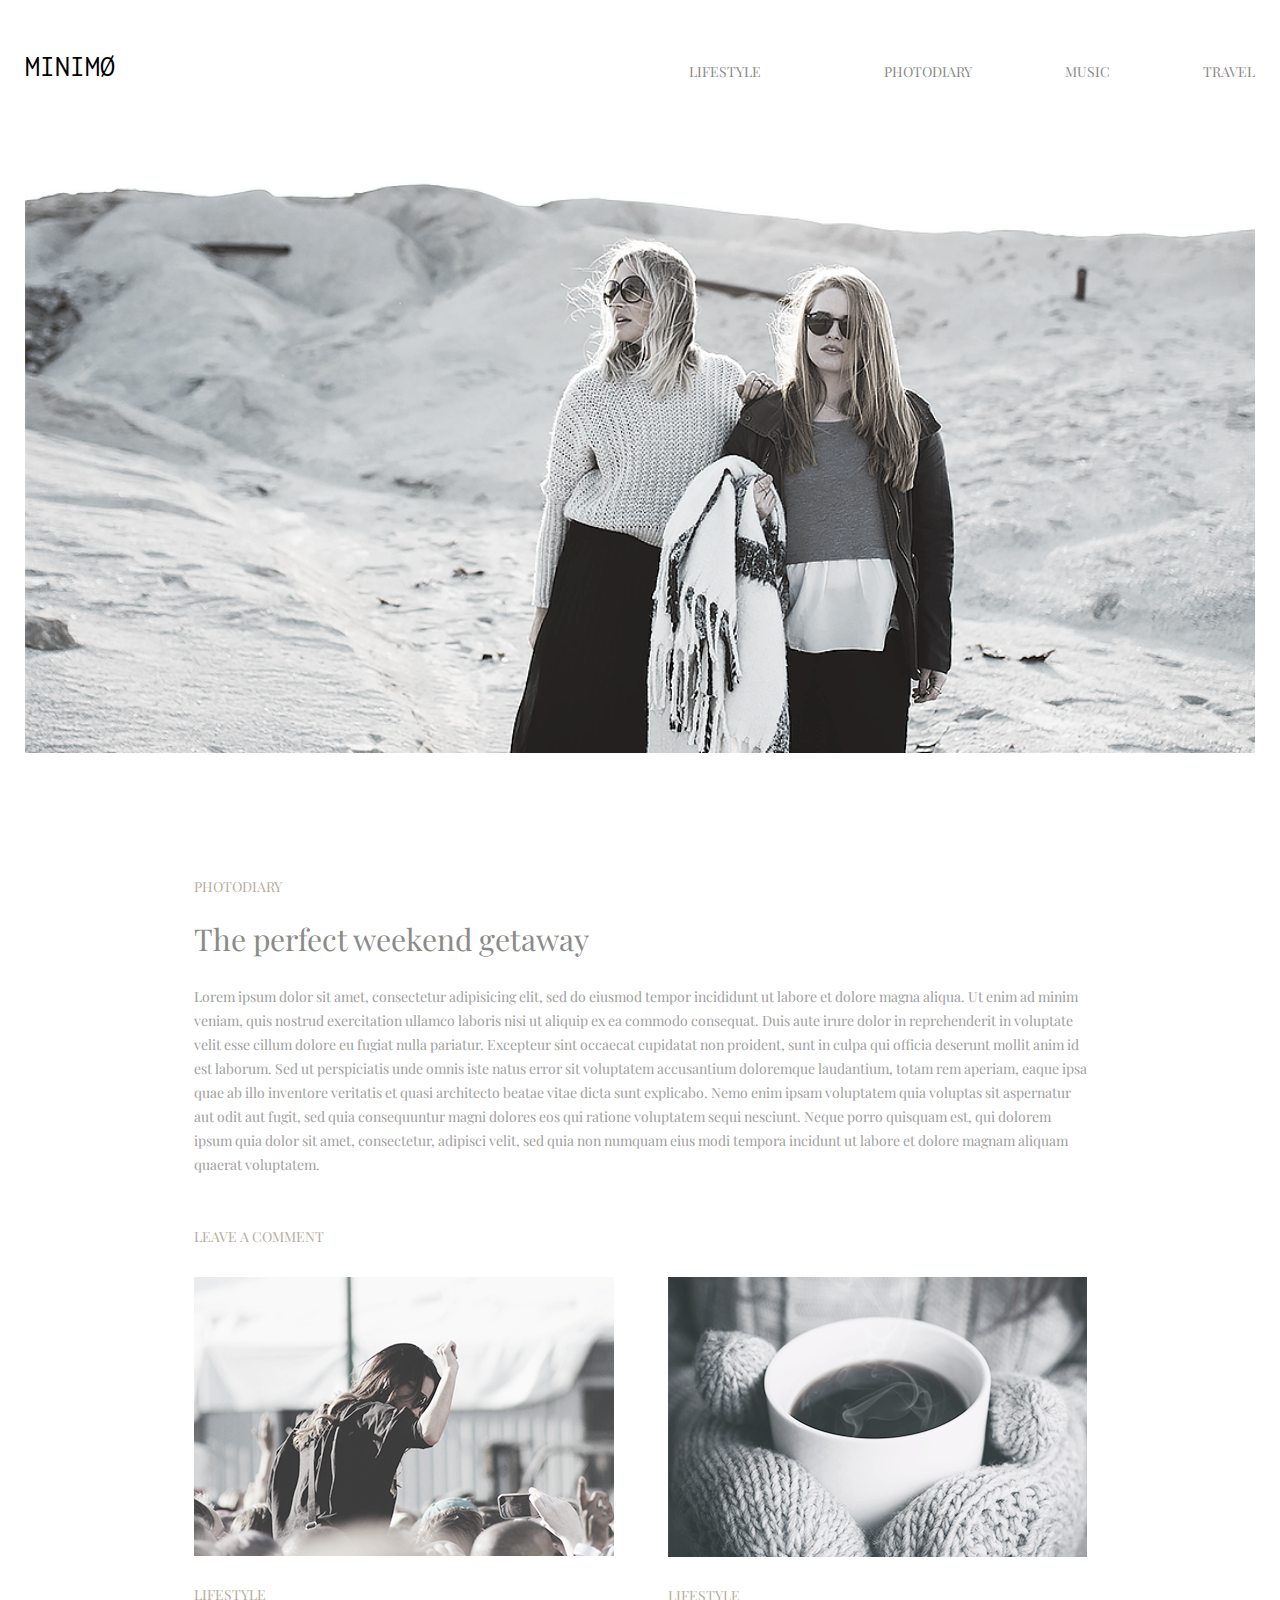
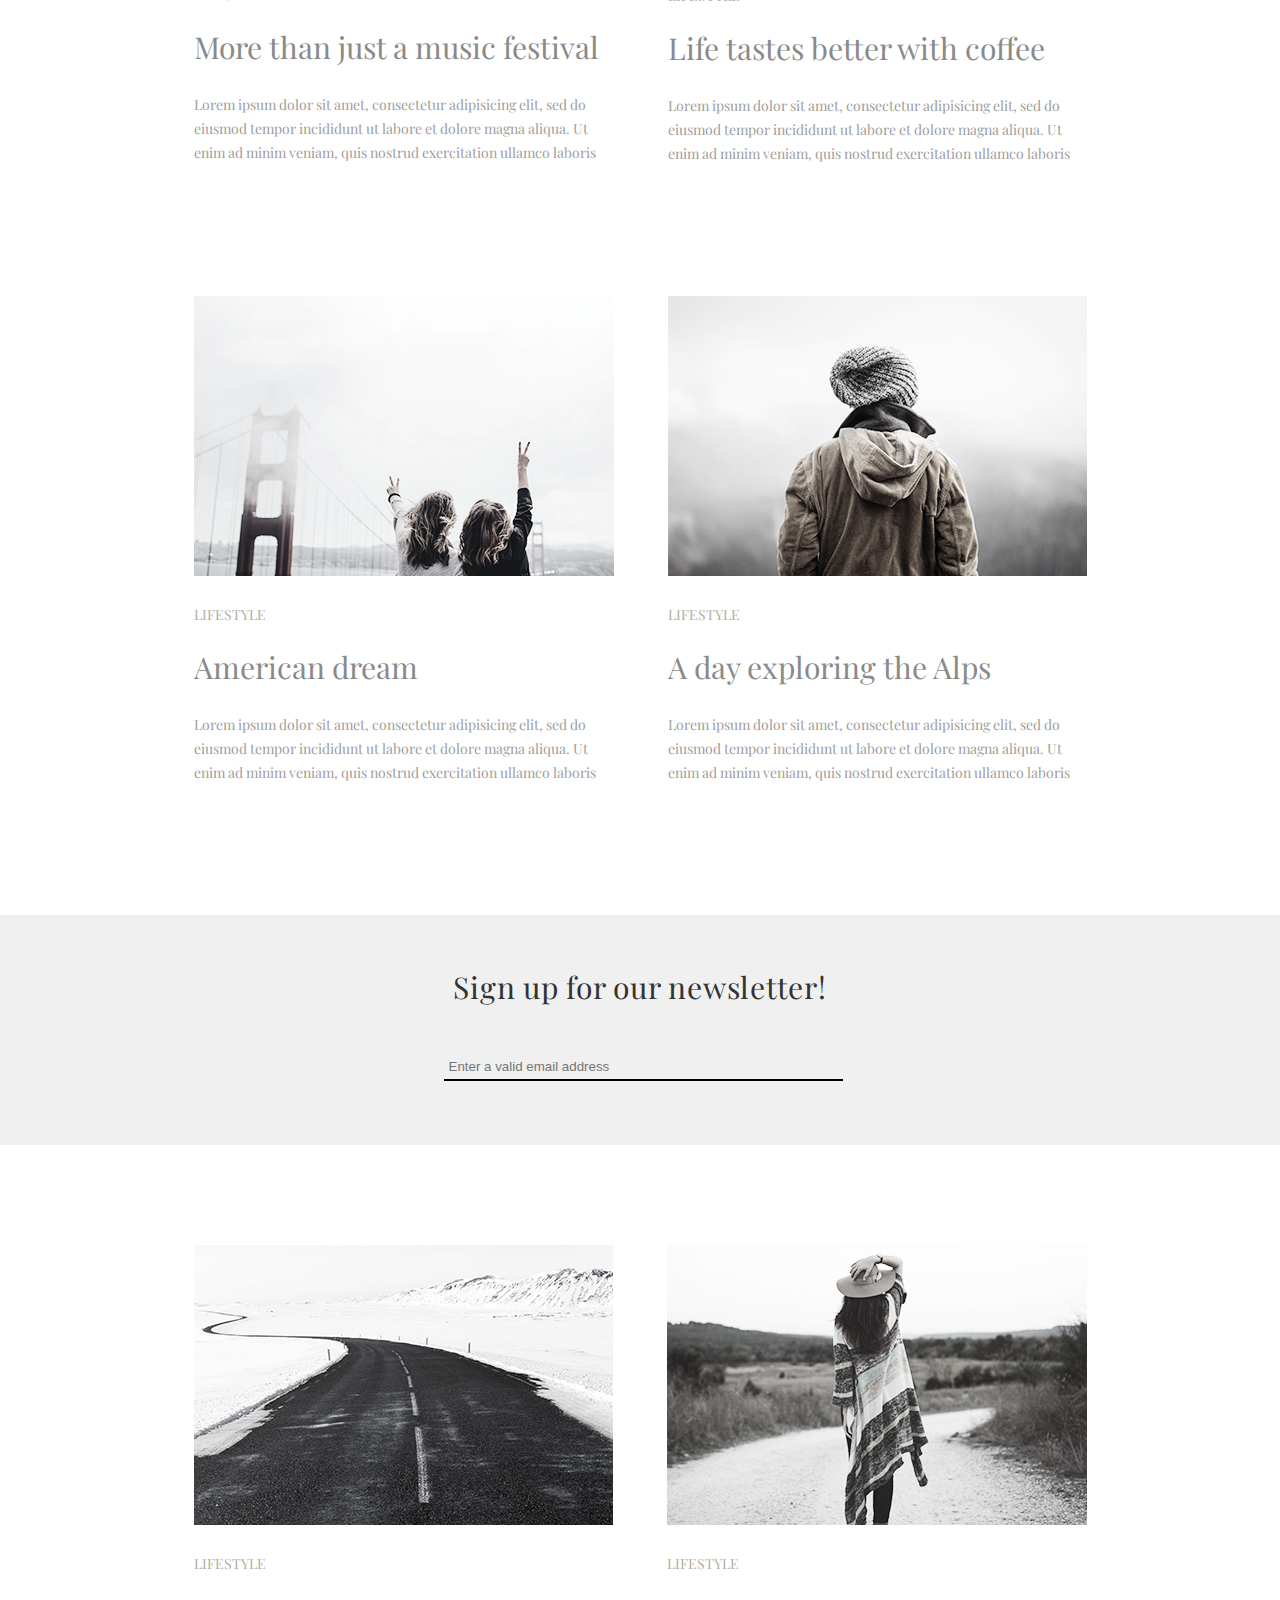
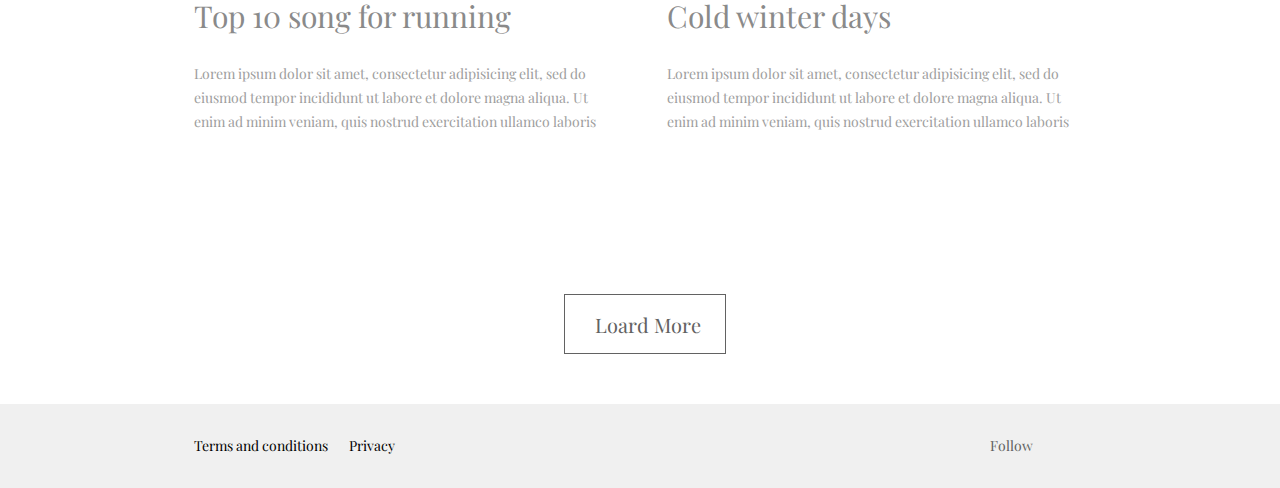
<file: maket3/index.html>
<!DOCTYPE html>
<html lang="en">

<head>
    <meta charset="UTF-8">
    <meta name="viewport" content="width=device-width, initial-scale=1.0">
    <meta http-equiv="X-UA-Compatible" content="ie=edge">
    <title>Document</title>
    <link href="https://fonts.googleapis.com/css?family=Playfair+Display&display=swap" rel="stylesheet">
    <link href="https://fonts.googleapis.com/css?family=Inconsolata&display=swap" rel="stylesheet">
    <link rel="stylesheet"  href="https://use.fontawesome.com/releases/v5.8.0/css/all.css"
        integrity="sha384-Mmxa0mLqhmOeaE8vgOSbKacftZcsNYDjQzuCOm6D02luYSzBG8vpaOykv9lFQ51Y" crossorigin="anonymous">
    <link rel="stylesheet" href="css/reset.css">
    <link rel="stylesheet" href="css/global.css">
</head>

<body>

    <body>
        <div class="container header-container">
            <div class="header">
                <a href="#" class="logo">minimø</a>
                <nav class="nav">
                    <a href="#" class="link ">lifestyle</a>
                    <a href="#" class="link first">photodiary</a>
                    <a href="#" class="link">music</a>
                    <a href="#" class="link">travel</a>
                </nav>
            </div>
            <img src="images/image.png" alt="girls" class="image">
        </div>
        <div class="container main-container">
            <main class="main">
                <a href="#" class="main-link">photodiary</a>
                <h1 class="title">The perfect weekend getaway</h1>
                <p class="text">Lorem ipsum dolor sit amet, consectetur adipisicing elit, sed do eiusmod tempor
                    incididunt ut labore et dolore magna aliqua. Ut enim ad minim veniam, quis nostrud exercitation
                    ullamco laboris nisi ut aliquip ex ea commodo consequat. Duis aute irure dolor in reprehenderit in
                    voluptate velit esse cillum dolore eu fugiat nulla pariatur. Excepteur sint occaecat cupidatat non
                    proident, sunt in culpa qui officia deserunt mollit anim id est laborum. Sed ut perspiciatis unde
                    omnis iste natus error sit voluptatem accusantium doloremque laudantium, totam rem aperiam, eaque
                    ipsa quae ab illo inventore veritatis et quasi architecto beatae vitae dicta sunt explicabo. Nemo
                    enim ipsam voluptatem quia voluptas sit aspernatur aut odit aut fugit, sed quia consequuntur magni
                    dolores eos qui ratione voluptatem sequi nesciunt. Neque porro quisquam est, qui dolorem ipsum quia
                    dolor sit amet, consectetur, adipisci velit, sed quia non numquam eius modi tempora incidunt ut
                    labore et dolore magnam aliquam quaerat voluptatem.</p>
                <a href="#" class="main-link link-two">Leave a comment</a>
            </main>
            <section class="cards">
                <section class="card">
                    <img src="images/image1.png" alt="foto">
                    <a href="#" class="main-link">Lifestyle</a>
                    <h1 class="title">More than just a music festival</h1>
                    <p class="text card-text">Lorem ipsum dolor sit amet, consectetur adipisicing elit, sed do eiusmod
                        tempor
                        incididunt ut labore et dolore magna aliqua. Ut enim ad minim veniam, quis nostrud exercitation
                        ullamco laboris</p>
                </section>
                <section class="card">
                    <img src="images/image2.png" alt="foto">
                    <a href="#" class="main-link">Lifestyle</a>
                    <h1 class="title">Life tastes better with coffee</h1>
                    <p class="text card-text">Lorem ipsum dolor sit amet, consectetur adipisicing elit, sed do eiusmod
                        tempor
                        incididunt ut labore et dolore magna aliqua. Ut enim ad minim veniam, quis nostrud exercitation
                        ullamco laboris</p>
                </section>
            </section>
            <section class="cards cards-two">
                <section class="card">
                    <img src="images/image3.png" alt="foto">
                    <a href="#" class="main-link">Lifestyle</a>
                    <h1 class="title">American dream</h1>
                    <p class="text card-text">Lorem ipsum dolor sit amet, consectetur adipisicing elit, sed do eiusmod
                        tempor
                        incididunt ut labore et dolore magna aliqua. Ut enim ad minim veniam, quis nostrud exercitation
                        ullamco laboris</p>
                </section>
                <section class="card">
                    <img src="images/image 4.png" alt="foto">
                    <a href="#" class="main-link">Lifestyle</a>
                    <h1 class="title">A day exploring the Alps</h1>
                    <p class="text card-text">Lorem ipsum dolor sit amet, consectetur adipisicing elit, sed do eiusmod
                        tempor
                        incididunt ut labore et dolore magna aliqua. Ut enim ad minim veniam, quis nostrud exercitation
                        ullamco laboris</p>
                </section>
            </section>
        </div>
        <section class="address">
            <div class="container main-container">
                <h5 class="address-title">Sign up for our newsletter!</h5>
            </div>
            <div class="container main-container">
                <form action="" class="form">
                    <i class="fas fa-envelope"></i>
                    <input type="text" class="field" placeholder="Enter a valid email address">
                    <input type="submit" class="submit" value="">
                </form>
            </div>
        </section>
        <div class="container main-container">
            <section class="cards last-cards">
                <section class="card">
                    <img src="images/image6.png" alt="foto">
                    <a href="#" class="main-link">Lifestyle</a>
                    <h1 class="title">Top 10 song for running</h1>
                    <p class="text card-text">Lorem ipsum dolor sit amet, consectetur adipisicing elit, sed do eiusmod
                        tempor
                        incididunt ut labore et dolore magna aliqua. Ut enim ad minim veniam, quis nostrud exercitation
                        ullamco laboris</p>
                </section>
                <section class="card">
                    <img src="images/image7.png" alt="foto">
                    <a href="#" class="main-link">Lifestyle</a>
                    <h1 class="title">Cold winter days</h1>
                    <p class="text card-text">Lorem ipsum dolor sit amet, consectetur adipisicing elit, sed do eiusmod
                        tempor
                        incididunt ut labore et dolore magna aliqua. Ut enim ad minim veniam, quis nostrud exercitation
                        ullamco laboris</p>
                </section>
            </section>
            <div class="loard-more">Loard More</div>
        </div>
        <footer class="footer">
            <div class="container main-container flex-container">
                <nav class="nav-footer">
                    <a href="#" class="footer-link">Terms and conditions</a>
                    <a href="#" class="footer-link footer-link-left">Privacy</a>
                </nav>
                <div class="socials">
                    <p class="follow-title">Follow</p>
                    <a href="#" class="social__item fab fa-facebook-square"></a>
                    <a href="#" class="social__item fab fa-twitter"></a>
                    <a href="#" class="social__item fab fa-instagram"></a>
                </div>
            </div>
        </footer>
    </body>

</html>
</file>
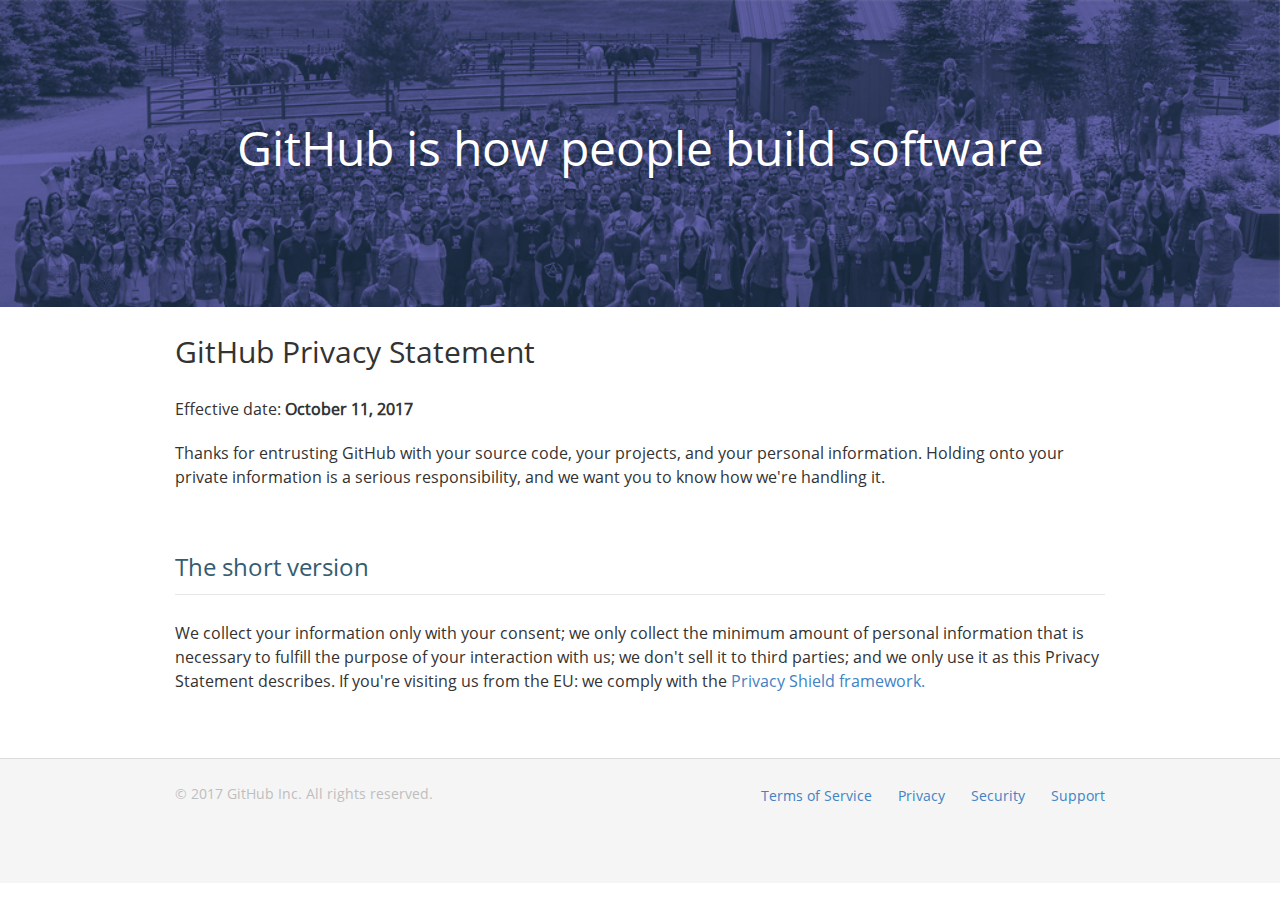
<file: maket1/paiges/index.html>
<html lang="en">

<head>
    <meta charset="UTF-8">
    <meta name="viewport" content="width=device-width, initial-scale=1.0">
    <meta http-equiv="X-UA-Compatible" content="ie=edge">
    <title>Document</title>
    <link rel="stylesheet" href="style.css">
</head>

<body>
    <div class="header">
        <div class="container">
            <h1 class="title"> GitHub is how people build software</h1>
        </div>
    </div>
    <main class="main">
        <div class="container">
            <h2 class="sub-title">GitHub Privacy Statement</h2>
            <p class="text">Effective date: <strong class="date">October 11, 2017</strong> </p>
            <p class="text text--2">Thanks for entrusting GitHub with your source code, your projects, and your personal
                information. Holding onto your
                private information is a serious responsibility, and we want you to know how we're handling it. </p>
            <a href="#" class="nav">The short version </a>
            <p class="text text--3">We collect your information only with your consent; we only collect the minimum
                amount of personal information that is necessary to fulfill the purpose of your interaction with us; we
                don't sell it to third parties; and we only use it as this Privacy Statement describes. If you're
                visiting us from the EU: we comply with the <span> <a href="#" class="link">Privacy Shield
                        framework.</a></span></p>
        </div>
    </main>
    <footer class="footer">
        <div class="container">
            <strong class="copyright">© 2017 GitHub Inc. All rights reserved.</strong>
            <nav class="menyu">
                <a href="#" class="link">Terms of Service</a>
                <a href="#" class="link">Privacy</a>
                <a href="#" class="link">Security</a>
                <a href="#" class="link">Support</a>
            </nav>
            <div class="clearfix"></div>
        </div>
    </footer>
</body>

</html>
</file>
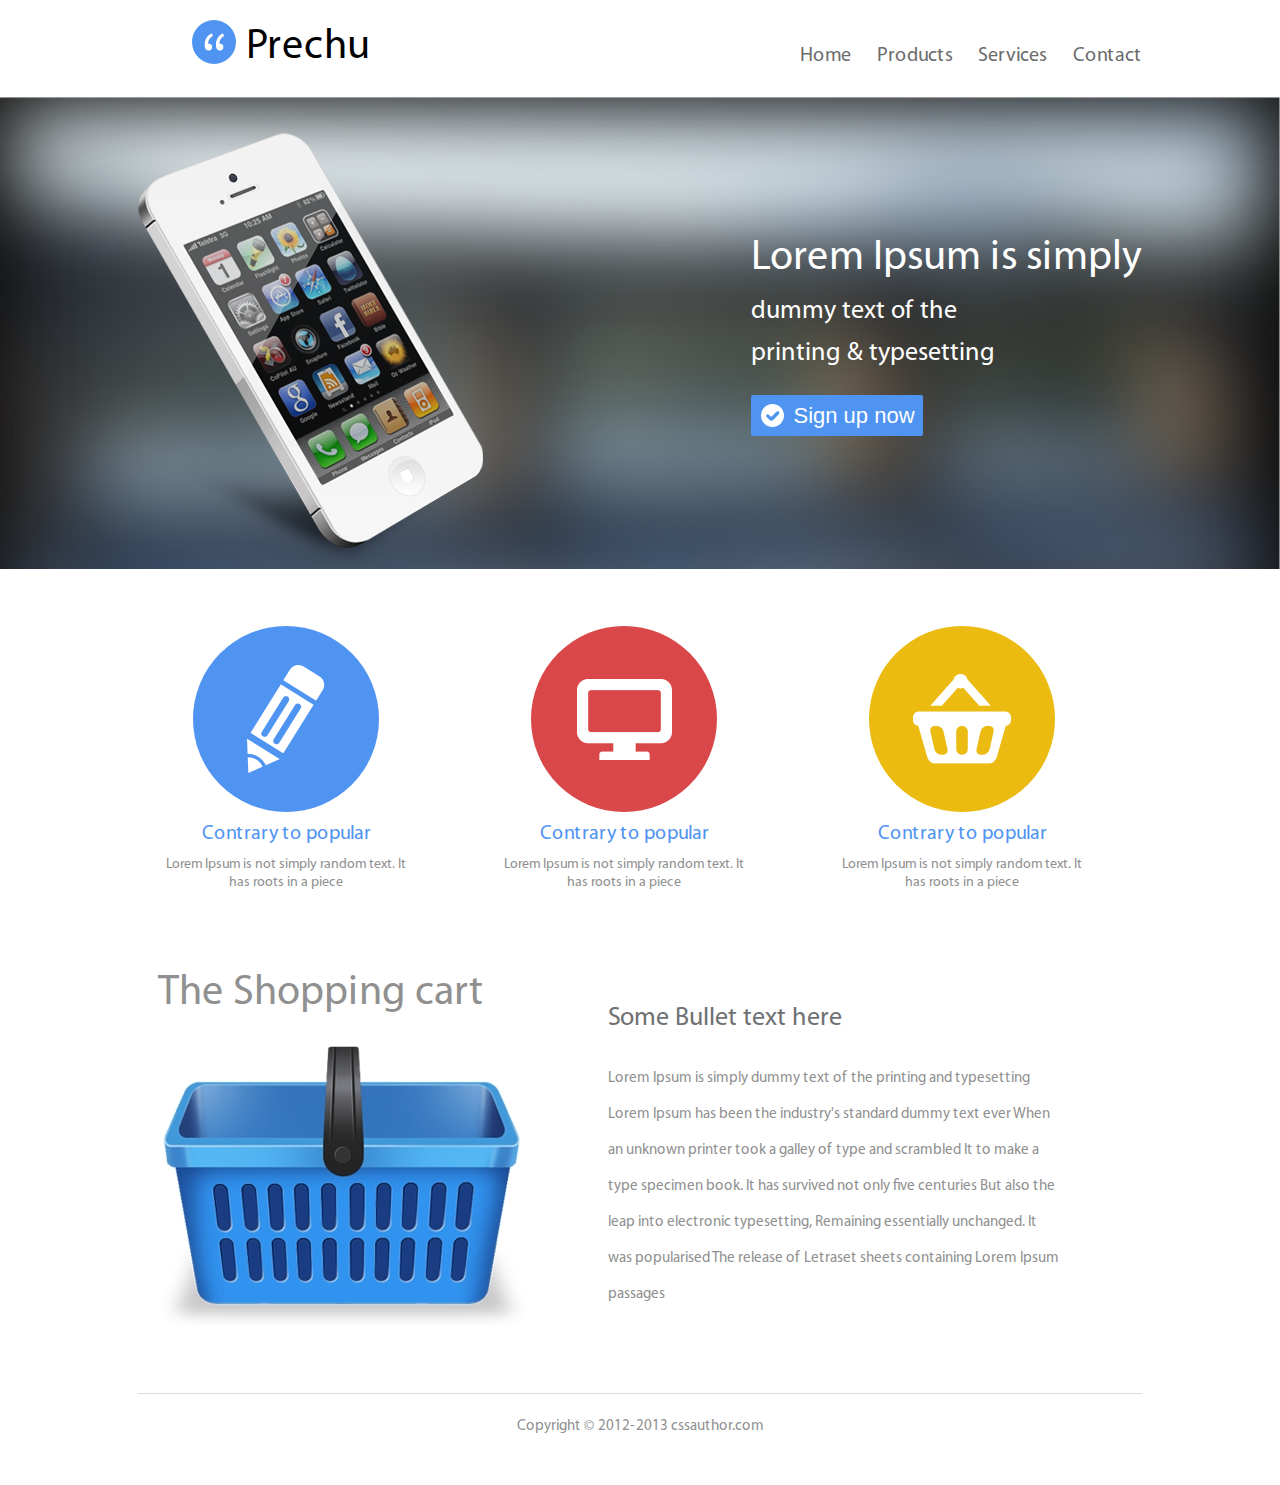
<file: maket2/paiges/index.html>
<!DOCTYPE html>
<html lang="en">

<head>
    <meta charset="UTF-8">
    <meta name="viewport" content="width=device-width, initial-scale=1.0">
    <meta http-equiv="X-UA-Compatible" content="ie=edge">
    <title>Document</title>
    <link rel="stylesheet" href="style.css">
</head>

<body>
    <div class="container">
        <div class="header">
            <div class="contant-header">
                <div class="round"></div>
                <a href="#" class="logo">Prechu</a>
            </div>
            <nav class="nav">
                <a href="#" class="link">Home </a>
                <a href="#" class="link">Products</a>
                <a href="#" class="link">Services </a>
                <a href="#" class="link"> Contact</a>
            </nav>
        </div>
    </div>
    <div class="contant">
        <div class="container">
            <img src="../images/iphone.png" alt="iphone" class="iphone">
            <div class="contant-text">
                <h1 class="title">Lorem Ipsum is simply</h1>
                <p class="text"> dummy text of the</p>
                <p class="text">printing & typesetting</p>
                <input type="submit" name="submit" value="Sign up now" class="submit">
            </div>
            <div class="clearfix"></div>
        </div>
    </div>
    <div class="container">
        <section class="cards">
            <section class="card">
                <div class="circle"></div>
                <h3 class="card-title">Contrary to popular</h2>
                    <p class="card-description">Lorem Ipsum is not simply random text. It has roots in a piece </p>
            </section>
            <section class="card">
                <div class="circle circle-red"></div>
                <h3 class="card-title">Contrary to popular</h2>
                    <p class="card-description">Lorem Ipsum is not simply random text. It has roots in a piece </p>
            </section>
            <section class="card last-card">
                <div class="circle circle-yellow"></div>
                <h3 class="card-title">Contrary to popular</h2>
                    <p class="card-description">Lorem Ipsum is not simply random text. It has roots in a piece </p>
            </section>
        </section>
    </div>
    <div class="container">
        <div class="carts">
            <div class="cart">
                <h3 class="cart-title">The Shopping cart</h3>
                <img src="../images/cart.jpg" alt="cart" class="img-cart">
            </div>
            <div class="cart2">
                <h3 class="cart2-title">Some Bullet text here</h3>
                <p class="cart-text">Lorem Ipsum is simply dummy text of the printing and typesetting
                    Lorem Ipsum has been the industry's standard dummy text ever
                    When an unknown printer took a galley of type and scrambled
                    It to make a type specimen book. It has survived not only five centuries
                    But also the leap into electronic typesetting,
                    Remaining essentially unchanged. It was popularised
                    The release of Letraset sheets containing Lorem Ipsum passages</p>
            </div>
        </div>
    </div>
    <div class="container">
        <div class="footer">Copyright © 2012-2013 cssauthor.com</div>
        <div>
</body>

</html>
</file>
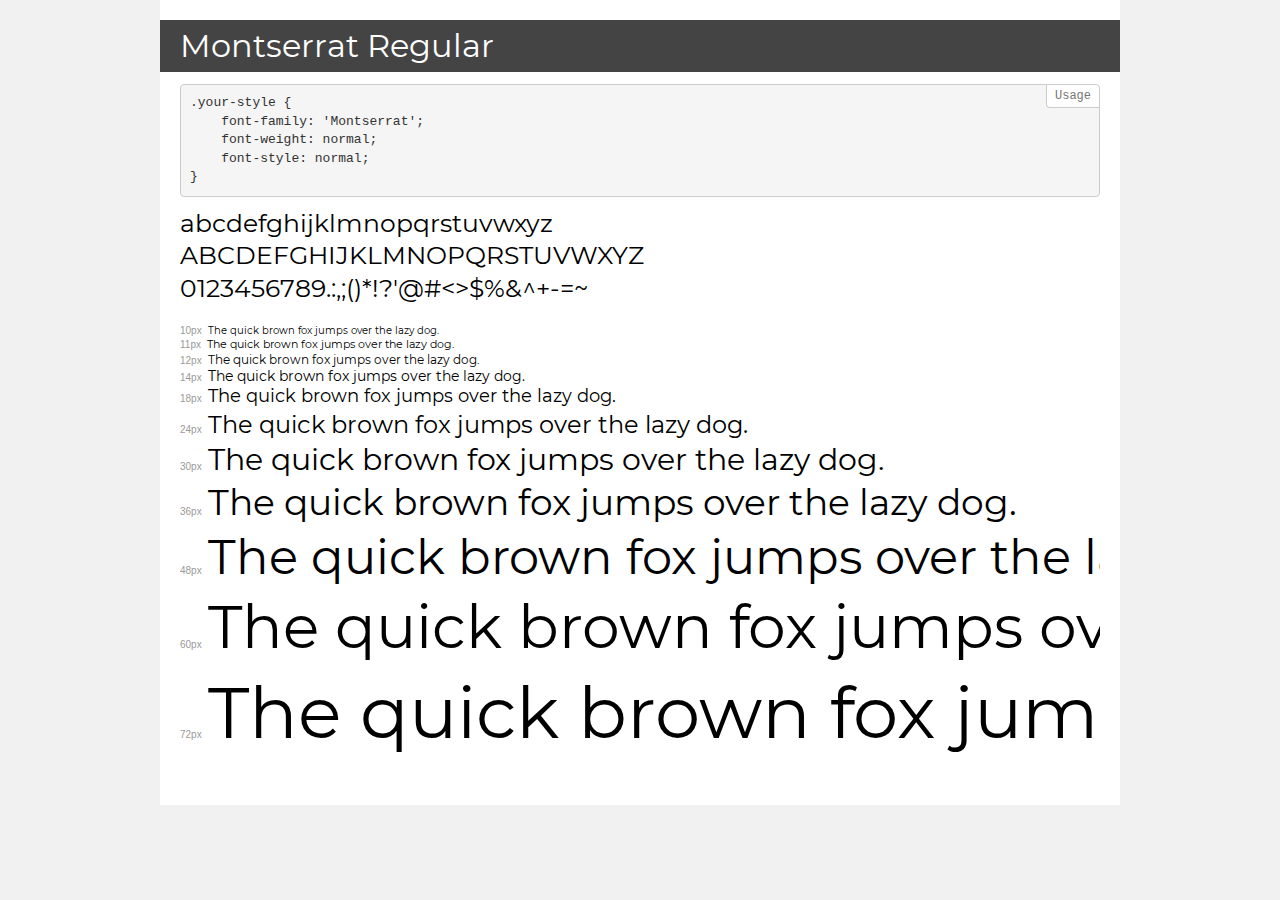
<file: maket6/fonts/demo.html>
<!DOCTYPE html>
<html>
<head>
    <meta charset="utf-8">
    <meta http-equiv="X-UA-Compatible" content="IE=edge">
    <meta name="viewport" content="width=device-width, initial-scale=1">
    <meta name="robots" content="noindex, noarchive">
    <meta name="format-detection" content="telephone=no">
    <title>Transfonter demo</title>
    <link href="stylesheet.css" rel="stylesheet">
    <style>
        /*
        http://meyerweb.com/eric/tools/css/reset/
        v2.0 | 20110126
        License: none (public domain)
        */
        html, body, div, span, applet, object, iframe,
        h1, h2, h3, h4, h5, h6, p, blockquote, pre,
        a, abbr, acronym, address, big, cite, code,
        del, dfn, em, img, ins, kbd, q, s, samp,
        small, strike, strong, sub, sup, tt, var,
        b, u, i, center,
        dl, dt, dd, ol, ul, li,
        fieldset, form, label, legend,
        table, caption, tbody, tfoot, thead, tr, th, td,
        article, aside, canvas, details, embed,
        figure, figcaption, footer, header, hgroup,
        menu, nav, output, ruby, section, summary,
        time, mark, audio, video {
            margin: 0;
            padding: 0;
            border: 0;
            font-size: 100%;
            font: inherit;
            vertical-align: baseline;
        }
        /* HTML5 display-role reset for older browsers */
        article, aside, details, figcaption, figure,
        footer, header, hgroup, menu, nav, section {
            display: block;
        }
        body {
            line-height: 1;
        }
        ol, ul {
            list-style: none;
        }
        blockquote, q {
            quotes: none;
        }
        blockquote:before, blockquote:after,
        q:before, q:after {
            content: '';
            content: none;
        }
        table {
            border-collapse: collapse;
            border-spacing: 0;
        }
        /* common styles */
        body {
            background: #f1f1f1;
            color: #000;
        }
        .page {
            background: #fff;
            width: 920px;
            margin: 0 auto;
            padding: 20px 20px 0 20px;
            overflow: hidden;
        }
        .font-container {
            overflow-x: auto;
            overflow-y: hidden;
            margin-bottom: 40px;
            line-height: 1.3;
            white-space: nowrap;
            padding-bottom: 5px;
        }
        h1 {
            position: relative;
            background: #444;
            font-size: 32px;
            color: #fff;
            padding: 10px 20px;
            margin: 0 -20px 12px -20px;
        }
        .letters {
            font-size: 25px;
            margin-bottom: 20px;
        }
        .s10:before {
            content: '10px';
        }
        .s11:before {
            content: '11px';
        }
        .s12:before {
            content: '12px';
        }
        .s14:before {
            content: '14px';
        }
        .s18:before {
            content: '18px';
        }
        .s24:before {
            content: '24px';
        }
        .s30:before {
            content: '30px';
        }
        .s36:before {
            content: '36px';
        }
        .s48:before {
            content: '48px';
        }
        .s60:before {
            content: '60px';
        }
        .s72:before {
            content: '72px';
        }
        .s10:before, .s11:before, .s12:before, .s14:before,
        .s18:before, .s24:before, .s30:before, .s36:before,
        .s48:before, .s60:before, .s72:before {
            font-family: Arial, sans-serif;
            font-size: 10px;
            font-weight: normal;
            font-style: normal;
            color: #999;
            padding-right: 6px;
        }
        pre {
            display: block;
            position: relative;
            padding: 9px;
            margin: 0 0 10px;
            font-family: Monaco, Menlo, Consolas, "Courier New", monospace !important;
            font-size: 13px;
            line-height: 1.428571429;
            color: #333;
            font-weight: normal !important;
            font-style: normal !important;
            background-color: #f5f5f5;
            border: 1px solid #ccc;
            overflow-x: auto;
            border-radius: 4px;
        }
        pre:after {
            display: block;
            position: absolute;
            right: 0;
            top: 0;
            content: 'Usage';
            line-height: 1;
            padding: 5px 8px;
            font-size: 12px;
            color: #767676;
            background-color: #fff;
            border: 1px solid #ccc;
            border-right: none;
            border-top: none;
            border-radius: 0 4px 0 4px;
            z-index: 10;
        }
        /* responsive */
        @media (max-width: 959px) {
            .page {
                width: auto;
                margin: 0;
            }
        }
    </style>
</head>
<body>
<div class="page">
    <div class="demo" style="font-family: 'Montserrat'; font-weight: normal; font-style: normal;">
        <h1>Montserrat Regular</h1>
        <pre>.your-style {
    font-family: 'Montserrat';
    font-weight: normal;
    font-style: normal;
}</pre>
        <div class="font-container">
            <p class="letters">
                abcdefghijklmnopqrstuvwxyz<br>
ABCDEFGHIJKLMNOPQRSTUVWXYZ<br>
                0123456789.:,;()*!?'@#<>$%&^+-=~
            </p>
            <p class="s10" style="font-size: 10px;">The quick brown fox jumps over the lazy dog.</p>
            <p class="s11" style="font-size: 11px;">The quick brown fox jumps over the lazy dog.</p>
            <p class="s12" style="font-size: 12px;">The quick brown fox jumps over the lazy dog.</p>
            <p class="s14" style="font-size: 14px;">The quick brown fox jumps over the lazy dog.</p>
            <p class="s18" style="font-size: 18px;">The quick brown fox jumps over the lazy dog.</p>
            <p class="s24" style="font-size: 24px;">The quick brown fox jumps over the lazy dog.</p>
            <p class="s30" style="font-size: 30px;">The quick brown fox jumps over the lazy dog.</p>
            <p class="s36" style="font-size: 36px;">The quick brown fox jumps over the lazy dog.</p>
            <p class="s48" style="font-size: 48px;">The quick brown fox jumps over the lazy dog.</p>
            <p class="s60" style="font-size: 60px;">The quick brown fox jumps over the lazy dog.</p>
            <p class="s72" style="font-size: 72px;">The quick brown fox jumps over the lazy dog.</p>
        </div>
    </div>
</div>
</body>
</html>
</file>
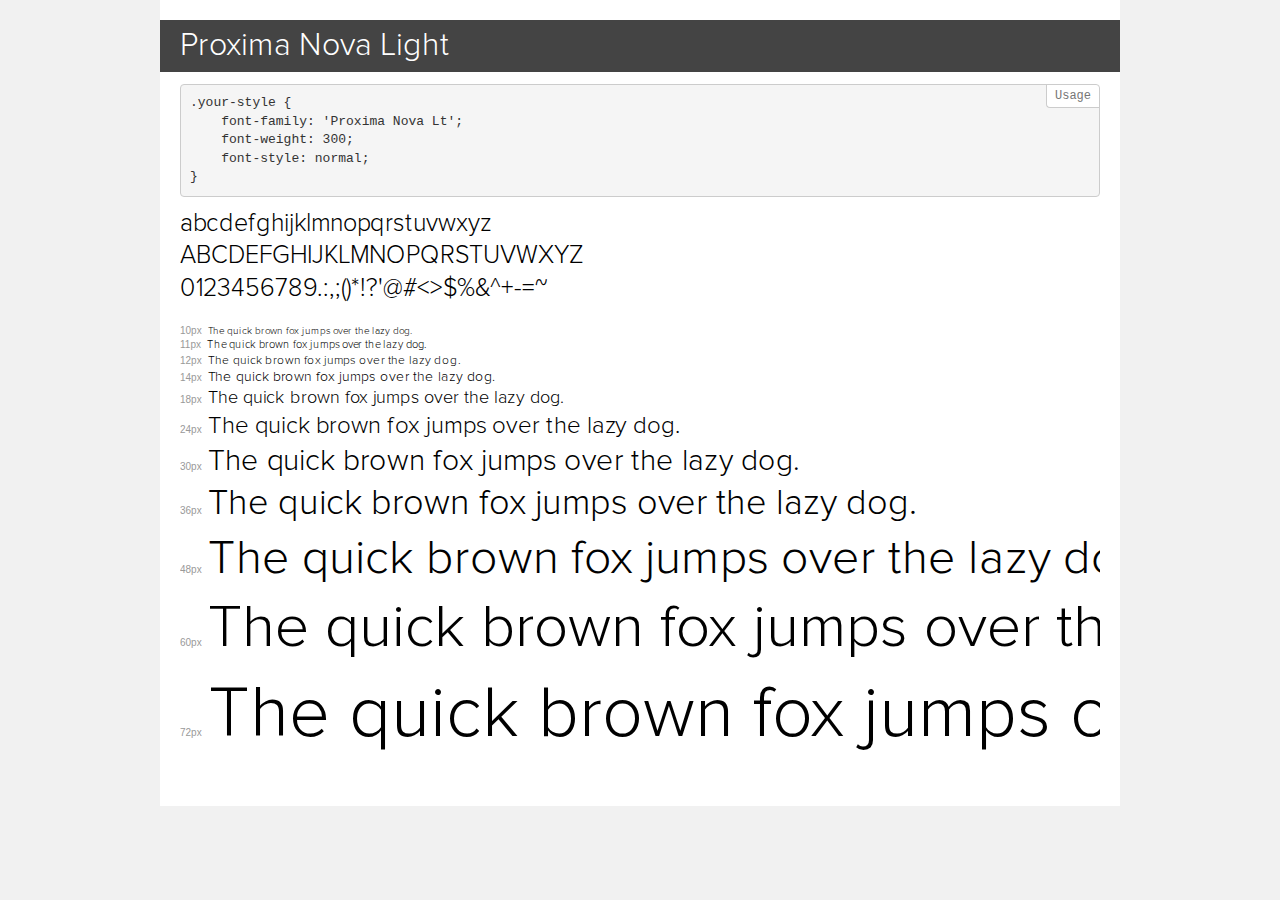
<file: maket7/fonts/demo.html>
<!DOCTYPE html>
<html>
<head>
    <meta charset="utf-8">
    <meta http-equiv="X-UA-Compatible" content="IE=edge">
    <meta name="viewport" content="width=device-width, initial-scale=1">
    <meta name="robots" content="noindex, noarchive">
    <meta name="format-detection" content="telephone=no">
    <title>Transfonter demo</title>
    <link href="stylesheet.css" rel="stylesheet">
    <style>
        /*
        http://meyerweb.com/eric/tools/css/reset/
        v2.0 | 20110126
        License: none (public domain)
        */
        html, body, div, span, applet, object, iframe,
        h1, h2, h3, h4, h5, h6, p, blockquote, pre,
        a, abbr, acronym, address, big, cite, code,
        del, dfn, em, img, ins, kbd, q, s, samp,
        small, strike, strong, sub, sup, tt, var,
        b, u, i, center,
        dl, dt, dd, ol, ul, li,
        fieldset, form, label, legend,
        table, caption, tbody, tfoot, thead, tr, th, td,
        article, aside, canvas, details, embed,
        figure, figcaption, footer, header, hgroup,
        menu, nav, output, ruby, section, summary,
        time, mark, audio, video {
            margin: 0;
            padding: 0;
            border: 0;
            font-size: 100%;
            font: inherit;
            vertical-align: baseline;
        }
        /* HTML5 display-role reset for older browsers */
        article, aside, details, figcaption, figure,
        footer, header, hgroup, menu, nav, section {
            display: block;
        }
        body {
            line-height: 1;
        }
        ol, ul {
            list-style: none;
        }
        blockquote, q {
            quotes: none;
        }
        blockquote:before, blockquote:after,
        q:before, q:after {
            content: '';
            content: none;
        }
        table {
            border-collapse: collapse;
            border-spacing: 0;
        }
        /* common styles */
        body {
            background: #f1f1f1;
            color: #000;
        }
        .page {
            background: #fff;
            width: 920px;
            margin: 0 auto;
            padding: 20px 20px 0 20px;
            overflow: hidden;
        }
        .font-container {
            overflow-x: auto;
            overflow-y: hidden;
            margin-bottom: 40px;
            line-height: 1.3;
            white-space: nowrap;
            padding-bottom: 5px;
        }
        h1 {
            position: relative;
            background: #444;
            font-size: 32px;
            color: #fff;
            padding: 10px 20px;
            margin: 0 -20px 12px -20px;
        }
        .letters {
            font-size: 25px;
            margin-bottom: 20px;
        }
        .s10:before {
            content: '10px';
        }
        .s11:before {
            content: '11px';
        }
        .s12:before {
            content: '12px';
        }
        .s14:before {
            content: '14px';
        }
        .s18:before {
            content: '18px';
        }
        .s24:before {
            content: '24px';
        }
        .s30:before {
            content: '30px';
        }
        .s36:before {
            content: '36px';
        }
        .s48:before {
            content: '48px';
        }
        .s60:before {
            content: '60px';
        }
        .s72:before {
            content: '72px';
        }
        .s10:before, .s11:before, .s12:before, .s14:before,
        .s18:before, .s24:before, .s30:before, .s36:before,
        .s48:before, .s60:before, .s72:before {
            font-family: Arial, sans-serif;
            font-size: 10px;
            font-weight: normal;
            font-style: normal;
            color: #999;
            padding-right: 6px;
        }
        pre {
            display: block;
            position: relative;
            padding: 9px;
            margin: 0 0 10px;
            font-family: Monaco, Menlo, Consolas, "Courier New", monospace !important;
            font-size: 13px;
            line-height: 1.428571429;
            color: #333;
            font-weight: normal !important;
            font-style: normal !important;
            background-color: #f5f5f5;
            border: 1px solid #ccc;
            overflow-x: auto;
            border-radius: 4px;
        }
        pre:after {
            display: block;
            position: absolute;
            right: 0;
            top: 0;
            content: 'Usage';
            line-height: 1;
            padding: 5px 8px;
            font-size: 12px;
            color: #767676;
            background-color: #fff;
            border: 1px solid #ccc;
            border-right: none;
            border-top: none;
            border-radius: 0 4px 0 4px;
            z-index: 10;
        }
        /* responsive */
        @media (max-width: 959px) {
            .page {
                width: auto;
                margin: 0;
            }
        }
    </style>
</head>
<body>
<div class="page">
    <div class="demo" style="font-family: 'Proxima Nova Lt'; font-weight: 300; font-style: normal;">
        <h1>Proxima Nova Light</h1>
        <pre>.your-style {
    font-family: 'Proxima Nova Lt';
    font-weight: 300;
    font-style: normal;
}</pre>
        <div class="font-container">
            <p class="letters">
                abcdefghijklmnopqrstuvwxyz<br>
ABCDEFGHIJKLMNOPQRSTUVWXYZ<br>
                0123456789.:,;()*!?'@#<>$%&^+-=~
            </p>
            <p class="s10" style="font-size: 10px;">The quick brown fox jumps over the lazy dog.</p>
            <p class="s11" style="font-size: 11px;">The quick brown fox jumps over the lazy dog.</p>
            <p class="s12" style="font-size: 12px;">The quick brown fox jumps over the lazy dog.</p>
            <p class="s14" style="font-size: 14px;">The quick brown fox jumps over the lazy dog.</p>
            <p class="s18" style="font-size: 18px;">The quick brown fox jumps over the lazy dog.</p>
            <p class="s24" style="font-size: 24px;">The quick brown fox jumps over the lazy dog.</p>
            <p class="s30" style="font-size: 30px;">The quick brown fox jumps over the lazy dog.</p>
            <p class="s36" style="font-size: 36px;">The quick brown fox jumps over the lazy dog.</p>
            <p class="s48" style="font-size: 48px;">The quick brown fox jumps over the lazy dog.</p>
            <p class="s60" style="font-size: 60px;">The quick brown fox jumps over the lazy dog.</p>
            <p class="s72" style="font-size: 72px;">The quick brown fox jumps over the lazy dog.</p>
        </div>
    </div>
</div>
</body>
</html>
</file>
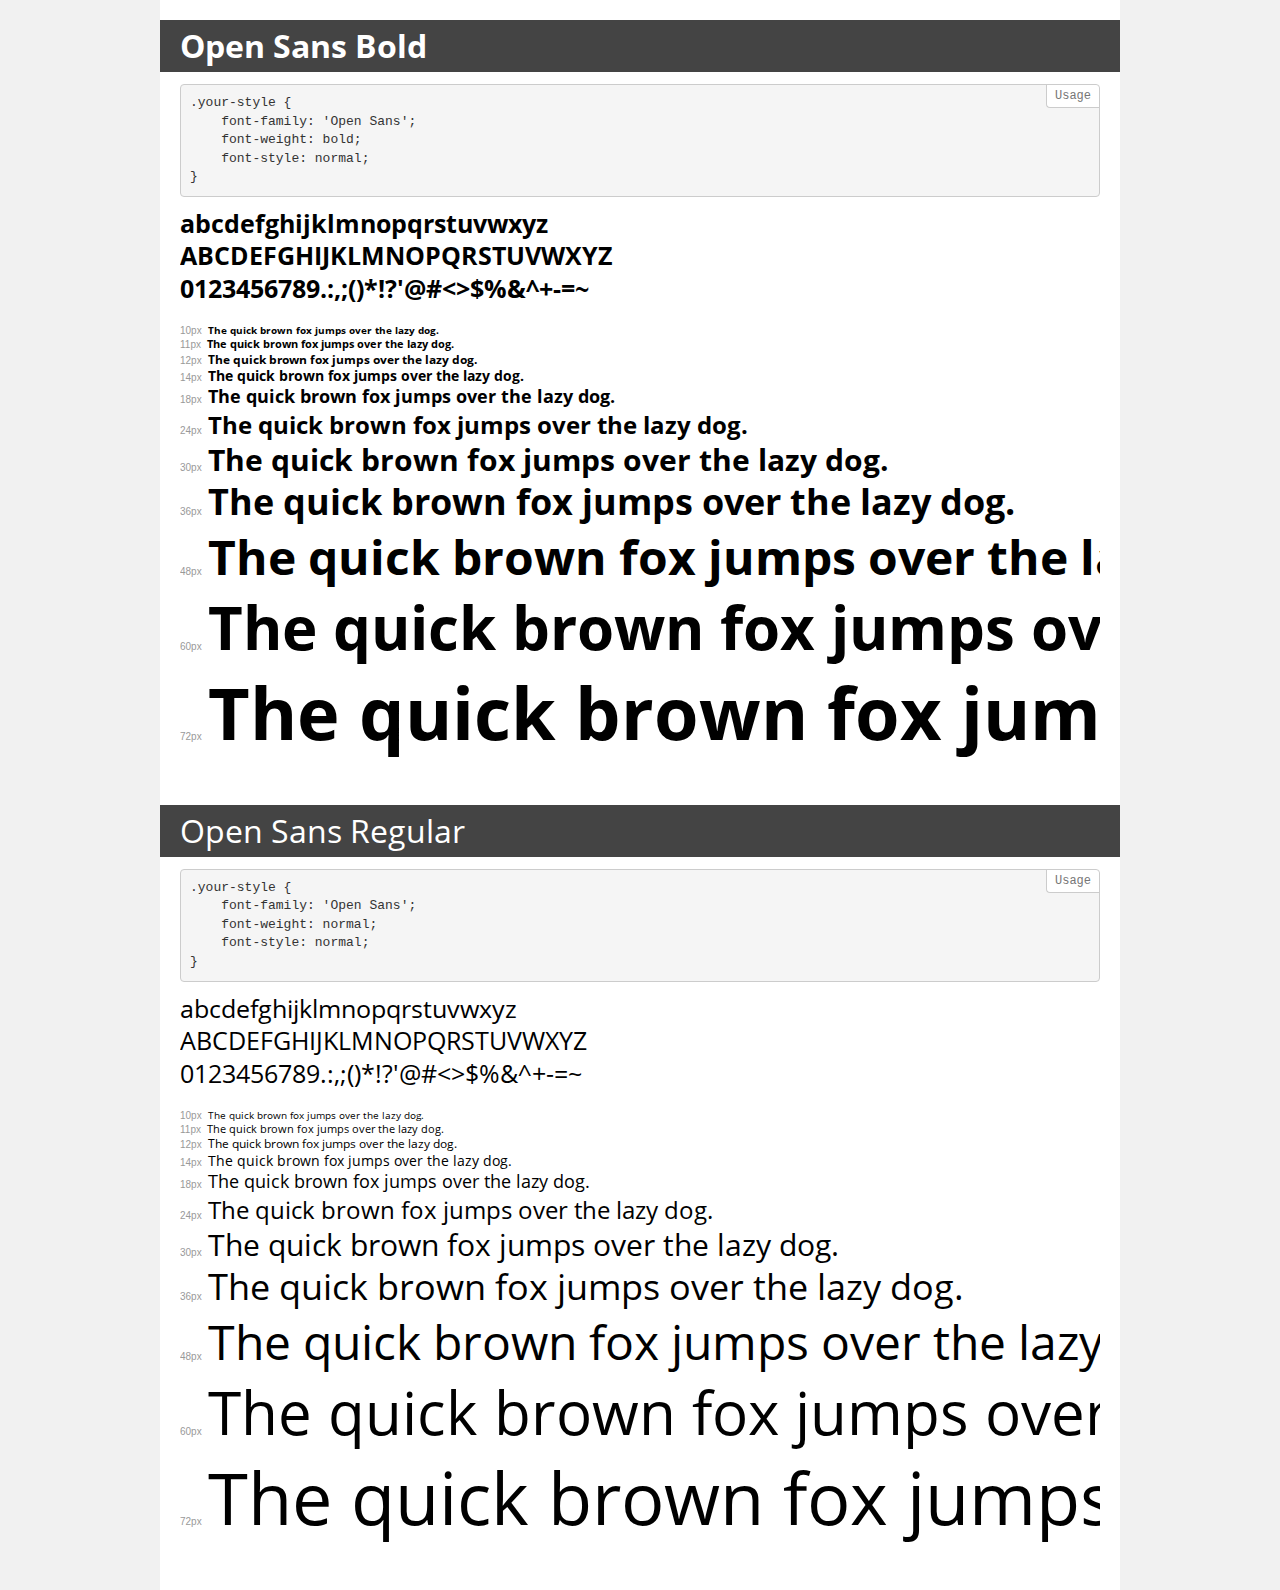
<file: maket1/paiges/fonts/demo.html>
<!DOCTYPE html>
<html>
<head>
    <meta charset="utf-8">
    <meta http-equiv="X-UA-Compatible" content="IE=edge">
    <meta name="viewport" content="width=device-width, initial-scale=1">
    <meta name="robots" content="noindex, noarchive">
    <meta name="format-detection" content="telephone=no">
    <title>Transfonter demo</title>
    <link href="stylesheet.css" rel="stylesheet">
    <style>
        /*
        http://meyerweb.com/eric/tools/css/reset/
        v2.0 | 20110126
        License: none (public domain)
        */
        html, body, div, span, applet, object, iframe,
        h1, h2, h3, h4, h5, h6, p, blockquote, pre,
        a, abbr, acronym, address, big, cite, code,
        del, dfn, em, img, ins, kbd, q, s, samp,
        small, strike, strong, sub, sup, tt, var,
        b, u, i, center,
        dl, dt, dd, ol, ul, li,
        fieldset, form, label, legend,
        table, caption, tbody, tfoot, thead, tr, th, td,
        article, aside, canvas, details, embed,
        figure, figcaption, footer, header, hgroup,
        menu, nav, output, ruby, section, summary,
        time, mark, audio, video {
            margin: 0;
            padding: 0;
            border: 0;
            font-size: 100%;
            font: inherit;
            vertical-align: baseline;
        }
        /* HTML5 display-role reset for older browsers */
        article, aside, details, figcaption, figure,
        footer, header, hgroup, menu, nav, section {
            display: block;
        }
        body {
            line-height: 1;
        }
        ol, ul {
            list-style: none;
        }
        blockquote, q {
            quotes: none;
        }
        blockquote:before, blockquote:after,
        q:before, q:after {
            content: '';
            content: none;
        }
        table {
            border-collapse: collapse;
            border-spacing: 0;
        }
        /* common styles */
        body {
            background: #f1f1f1;
            color: #000;
        }
        .page {
            background: #fff;
            width: 920px;
            margin: 0 auto;
            padding: 20px 20px 0 20px;
            overflow: hidden;
        }
        .font-container {
            overflow-x: auto;
            overflow-y: hidden;
            margin-bottom: 40px;
            line-height: 1.3;
            white-space: nowrap;
            padding-bottom: 5px;
        }
        h1 {
            position: relative;
            background: #444;
            font-size: 32px;
            color: #fff;
            padding: 10px 20px;
            margin: 0 -20px 12px -20px;
        }
        .letters {
            font-size: 25px;
            margin-bottom: 20px;
        }
        .s10:before {
            content: '10px';
        }
        .s11:before {
            content: '11px';
        }
        .s12:before {
            content: '12px';
        }
        .s14:before {
            content: '14px';
        }
        .s18:before {
            content: '18px';
        }
        .s24:before {
            content: '24px';
        }
        .s30:before {
            content: '30px';
        }
        .s36:before {
            content: '36px';
        }
        .s48:before {
            content: '48px';
        }
        .s60:before {
            content: '60px';
        }
        .s72:before {
            content: '72px';
        }
        .s10:before, .s11:before, .s12:before, .s14:before,
        .s18:before, .s24:before, .s30:before, .s36:before,
        .s48:before, .s60:before, .s72:before {
            font-family: Arial, sans-serif;
            font-size: 10px;
            font-weight: normal;
            font-style: normal;
            color: #999;
            padding-right: 6px;
        }
        pre {
            display: block;
            position: relative;
            padding: 9px;
            margin: 0 0 10px;
            font-family: Monaco, Menlo, Consolas, "Courier New", monospace !important;
            font-size: 13px;
            line-height: 1.428571429;
            color: #333;
            font-weight: normal !important;
            font-style: normal !important;
            background-color: #f5f5f5;
            border: 1px solid #ccc;
            overflow-x: auto;
            border-radius: 4px;
        }
        pre:after {
            display: block;
            position: absolute;
            right: 0;
            top: 0;
            content: 'Usage';
            line-height: 1;
            padding: 5px 8px;
            font-size: 12px;
            color: #767676;
            background-color: #fff;
            border: 1px solid #ccc;
            border-right: none;
            border-top: none;
            border-radius: 0 4px 0 4px;
            z-index: 10;
        }
        /* responsive */
        @media (max-width: 959px) {
            .page {
                width: auto;
                margin: 0;
            }
        }
    </style>
</head>
<body>
<div class="page">
    <div class="demo" style="font-family: 'Open Sans'; font-weight: bold; font-style: normal;">
        <h1>Open Sans Bold</h1>
        <pre>.your-style {
    font-family: 'Open Sans';
    font-weight: bold;
    font-style: normal;
}</pre>
        <div class="font-container">
            <p class="letters">
                abcdefghijklmnopqrstuvwxyz<br>
ABCDEFGHIJKLMNOPQRSTUVWXYZ<br>
                0123456789.:,;()*!?'@#<>$%&^+-=~
            </p>
            <p class="s10" style="font-size: 10px;">The quick brown fox jumps over the lazy dog.</p>
            <p class="s11" style="font-size: 11px;">The quick brown fox jumps over the lazy dog.</p>
            <p class="s12" style="font-size: 12px;">The quick brown fox jumps over the lazy dog.</p>
            <p class="s14" style="font-size: 14px;">The quick brown fox jumps over the lazy dog.</p>
            <p class="s18" style="font-size: 18px;">The quick brown fox jumps over the lazy dog.</p>
            <p class="s24" style="font-size: 24px;">The quick brown fox jumps over the lazy dog.</p>
            <p class="s30" style="font-size: 30px;">The quick brown fox jumps over the lazy dog.</p>
            <p class="s36" style="font-size: 36px;">The quick brown fox jumps over the lazy dog.</p>
            <p class="s48" style="font-size: 48px;">The quick brown fox jumps over the lazy dog.</p>
            <p class="s60" style="font-size: 60px;">The quick brown fox jumps over the lazy dog.</p>
            <p class="s72" style="font-size: 72px;">The quick brown fox jumps over the lazy dog.</p>
        </div>
    </div>
    <div class="demo" style="font-family: 'Open Sans'; font-weight: normal; font-style: normal;">
        <h1>Open Sans Regular</h1>
        <pre>.your-style {
    font-family: 'Open Sans';
    font-weight: normal;
    font-style: normal;
}</pre>
        <div class="font-container">
            <p class="letters">
                abcdefghijklmnopqrstuvwxyz<br>
ABCDEFGHIJKLMNOPQRSTUVWXYZ<br>
                0123456789.:,;()*!?'@#<>$%&^+-=~
            </p>
            <p class="s10" style="font-size: 10px;">The quick brown fox jumps over the lazy dog.</p>
            <p class="s11" style="font-size: 11px;">The quick brown fox jumps over the lazy dog.</p>
            <p class="s12" style="font-size: 12px;">The quick brown fox jumps over the lazy dog.</p>
            <p class="s14" style="font-size: 14px;">The quick brown fox jumps over the lazy dog.</p>
            <p class="s18" style="font-size: 18px;">The quick brown fox jumps over the lazy dog.</p>
            <p class="s24" style="font-size: 24px;">The quick brown fox jumps over the lazy dog.</p>
            <p class="s30" style="font-size: 30px;">The quick brown fox jumps over the lazy dog.</p>
            <p class="s36" style="font-size: 36px;">The quick brown fox jumps over the lazy dog.</p>
            <p class="s48" style="font-size: 48px;">The quick brown fox jumps over the lazy dog.</p>
            <p class="s60" style="font-size: 60px;">The quick brown fox jumps over the lazy dog.</p>
            <p class="s72" style="font-size: 72px;">The quick brown fox jumps over the lazy dog.</p>
        </div>
    </div>
</div>
</body>
</html>
</file>
<file: maket3/css/global.css>
body{font-family:'Playfair Display', 'Times','Inconsolata', serif;font-weight:400;color:#626262;font-size:14px;line-height:24px;box-sizing:border-box}.container{max-width:1230px;margin:0 auto;padding:0 10px 0 10px}.header-container{padding-bottom:95px}.main-container{max-width:893px}.header{display:flex;justify-content:space-between}.header .logo{font-family:'Inconsolata';text-decoration:none;color:#000000;font-size:30px;display:block;margin-top:54px;margin-bottom:85px;text-transform:uppercase;transition:0.5s}.header .logo:hover{transform:scale(1.2, 1)}.nav{margin-top:60px}.nav .link{text-decoration:none;text-transform:uppercase;margin-left:90px;color:#8a8a8a}.link.first{margin-left:120px}.image{width:100%}.text{width:893px;color:#9e9e9e}.link-two{padding-top:28px;padding-bottom:102px}.cards{display:flex;justify-content:space-between;padding-bottom:130px}.cards .card-text{width:414px}.cards .card-text .cards-two{padding-bottom:120px}.cards .card-text .cards-two .main-link{color:#b4ad9e;font-weight:300;text-transform:uppercase;text-decoration:none;display:block;margin-top:20px;padding-bottom:28px}.title{color:#8a8a8a;font-size:30px;padding-bottom:34px}.main-link{color:#b4ad9e;font-weight:300;text-transform:uppercase;text-decoration:none;display:block;margin-top:20px;padding-bottom:28px}.address{background-color:#f0f0f0}.address-title{color:#333333;font-size:30px;letter-spacing:0.75px;text-align:center;padding-top:60px;padding-bottom:55px}.form{width:399px;margin-left:250px;padding-bottom:40px}.field{border:none;border-bottom:2px solid;padding:5px 50px 5px 5px;width:100%;display:block;box-sizing:border-box;outline:none;background:none}.submit{font-size:0;border:none;position:relative;left:385px;top:-25px}.fa-envelope{position:relative;left:385px;top:25px}.last-cards{padding-bottom:160px;margin-top:100px}.loard-more{width:130px;height:40px;border:1px solid #626262;margin-left:370px;padding-top:18px;padding-left:30px;color:#626262;font-size:20px}.footer{margin-top:50px;background-color:#f0f0f0}.footer-link{text-decoration:none;color:#000000}.footer-link-left{margin-left:18px}.socials{display:flex}.social__item{text-decoration:none;margin-left:18px;padding-top:5px;color:#626262}.flex-container{display:flex;justify-content:space-between;padding-top:30px;padding-bottom:30px}
</file>
<file: maket6/fonts/stylesheet.css>
@font-face {
    font-family: 'Montserrat';
    src: url('subset-Montserrat-Regular.eot');
    src: url('subset-Montserrat-Regular.eot?#iefix') format('embedded-opentype'),
        url('subset-Montserrat-Regular.woff2') format('woff2'),
        url('subset-Montserrat-Regular.woff') format('woff'),
        url('subset-Montserrat-Regular.ttf') format('truetype'),
        url('subset-Montserrat-Regular.svg#Montserrat-Regular') format('svg');
    font-weight: normal;
    font-style: normal;
}
</file>
<file: maket7/fonts/stylesheet.css>
@font-face {
    font-family: 'Proxima Nova Lt';
    src: url('subset-ProximaNova-Light.eot');
    src: url('subset-ProximaNova-Light.eot?#iefix') format('embedded-opentype'),
        url('subset-ProximaNova-Light.woff2') format('woff2'),
        url('subset-ProximaNova-Light.woff') format('woff'),
        url('subset-ProximaNova-Light.ttf') format('truetype'),
        url('subset-ProximaNova-Light.svg#ProximaNova-Light') format('svg');
    font-weight: 300;
    font-style: normal;
}
</file>
<file: maket1/paiges/fonts/stylesheet.css>
@font-face {
    font-family: 'Open Sans';
    src: url('subset-OpenSans-Bold.eot');
    src: url('subset-OpenSans-Bold.eot?#iefix') format('embedded-opentype'),
        url('subset-OpenSans-Bold.woff2') format('woff2'),
        url('subset-OpenSans-Bold.woff') format('woff'),
        url('subset-OpenSans-Bold.ttf') format('truetype'),
        url('subset-OpenSans-Bold.svg#OpenSans-Bold') format('svg');
    font-weight: bold;
    font-style: normal;
}

@font-face {
    font-family: 'Open Sans';
    src: url('subset-OpenSans-Regular.eot');
    src: url('subset-OpenSans-Regular.eot?#iefix') format('embedded-opentype'),
        url('subset-OpenSans-Regular.woff2') format('woff2'),
        url('subset-OpenSans-Regular.woff') format('woff'),
        url('subset-OpenSans-Regular.ttf') format('truetype'),
        url('subset-OpenSans-Regular.svg#OpenSans-Regular') format('svg');
    font-weight: normal;
    font-style: normal;
}
</file>
<file: maket1/paiges/style.css>
/* http://meyerweb.com/eric/tools/css/reset/ 
   v2.0 | 20110126
   License: none (public domain)
*/

html, body, div, span, applet, object, iframe,
h1, h2, h3, h4, h5, h6, p, blockquote, pre,
a, abbr, acronym, address, big, cite, code,
del, dfn, em, img, ins, kbd, q, s, samp,
small, strike, strong, sub, sup, tt, var,
b, u, i, center,
dl, dt, dd, ol, ul, li,
fieldset, form, label, legend,
table, caption, tbody, tfoot, thead, tr, th, td,
article, aside, canvas, details, embed, 
figure, figcaption, footer, header, hgroup, 
menu, nav, output, ruby, section, summary,
time, mark, audio, video {
	margin: 0;
	padding: 0;
	border: 0;
	font-size: 100%;
	font: inherit;
	vertical-align: baseline;
}
/* HTML5 display-role reset for older browsers */
article, aside, details, figcaption, figure, 
footer, header, hgroup, menu, nav, section {
	display: block;
}
body {
	line-height: 1;
}
ol, ul {
	list-style: none;
}
blockquote, q {
	quotes: none;
}
blockquote:before, blockquote:after,
q:before, q:after {
	content: '';
	content: none;
}
table {
	border-collapse: collapse;
	border-spacing: 0;
}




@font-face {
    font-family: 'Open Sans Bold';
    src: url('fonts/subset-OpenSans-Bold.eot');
    src: url('fonts/subset-OpenSans-Bold.eot?#iefix') format('embedded-opentype'),
        url('fonts/subset-OpenSans-Bold.woff2') format('woff2'),
        url('fonts/subset-OpenSans-Bold.woff') format('woff'),
        url('fonts/subset-OpenSans-Bold.ttf') format('truetype'),
        url('fonts/subset-OpenSans-Bold.svg#OpenSans-Bold') format('svg');
    font-weight: bold;
    font-style: normal;
}

@font-face {
    font-family: 'Open Sans Regular';
    src: url('fonts/subset-OpenSans-Regular.eot');
    src: url('fonts/subset-OpenSans-Regular.eot?#iefix') format('embedded-opentype'),
        url('fonts/subset-OpenSans-Regular.woff2') format('woff2'),
        url('fonts/subset-OpenSans-Regular.woff') format('woff'),
        url('fonts/subset-OpenSans-Regular.ttf') format('truetype'),
        url('fonts/subset-OpenSans-Regular.svg#OpenSans-Regular') format('svg');
    font-weight: normal;
    font-style: normal;
}
body{
    font-family: "Open Sans Regular","Open Sans Bold", serif;
    color: #333333;
    line-height: 24px;
    font-size: 16px;
}
.container{
    max-width: 930px;
    margin: 0 auto;
    padding: 0 10px 0 10px;
}
.main{
    padding-bottom: 65px;
}
.header{
    background-image: url(../images/gradient_map.jpg);
    background-size: cover;
}
.title{
    color: #ffffff;
    font-size: 48px;
    text-align: center;
    padding-top: 118px;
    padding-bottom: 129px;
    line-height: 60px;
}
.sub-title{
    font-size: 30px;
    line-height: 59px;
    margin-top: 15px;
}
.date{
    font-weight: 700;
}
.text{
    margin-top: 16px;
}
.text--2{
    margin-top: 20px;
}
.text--3{
    margin-top: 26px;
}
.nav{
    text-decoration: none;
    color: #325d72;
    font-size: 24px;
    line-height: 24px;
    margin-top: 66px;
    display: block;
    border-bottom: 1px solid rgb(231, 233, 232); 
    padding-bottom: 15px;
}

.footer{
    border-top: 1px solid #dddddd;
    background-color: #f5f5f5;
    padding-top: 25px;
    padding-bottom: 75px;
    font-size: 14px;
}
.copyright{
    font-size: 14px;
    color: #bebebe;
    line-height: 20px;
    float: left;
}
.menyu{
    float: right;
}
.link{
    text-decoration: none;
    color: #4183c4;
}
.footer .link{
    margin-left: 22px;
}
.clearfix{
    clear: both;
}
</file>
<file: maket2/paiges/style.css>
/* http://meyerweb.com/eric/tools/css/reset/ 
   v2.0 | 20110126
   License: none (public domain)
*/

html, body, div, span, applet, object, iframe,
h1, h2, h3, h4, h5, h6, p, blockquote, pre,
a, abbr, acronym, address, big, cite, code,
del, dfn, em, img, ins, kbd, q, s, samp,
small, strike, strong, sub, sup, tt, var,
b, u, i, center,
dl, dt, dd, ol, ul, li,
fieldset, form, label, legend,
table, caption, tbody, tfoot, thead, tr, th, td,
article, aside, canvas, details, embed, 
figure, figcaption, footer, header, hgroup, 
menu, nav, output, ruby, section, summary,
time, mark, audio, video {
	margin: 0;
	padding: 0;
	border: 0;
	font-size: 100%;
	font: inherit;
	vertical-align: baseline;
}
/* HTML5 display-role reset for older browsers */
article, aside, details, figcaption, figure, 
footer, header, hgroup, menu, nav, section {
	display: block;
}
body {
	line-height: 1;
}
ol, ul {
	list-style: none;
}
blockquote, q {
	quotes: none;
}
blockquote:before, blockquote:after,
q:before, q:after {
	content: '';
	content: none;
}
table {
	border-collapse: collapse;
	border-spacing: 0;
}
@font-face {
    font-family: 'Myriad Pro';
    src: url('fonts/subset-MyriadPro-Regular.eot');
    src: url('fonts/subset-MyriadPro-Regular.eot?#iefix') format('embedded-opentype'),
        url('fonts/subset-MyriadPro-Regular.woff2') format('woff2'),
        url('fonts/subset-MyriadPro-Regular.woff') format('woff'),
        url('fonts/subset-MyriadPro-Regular.ttf') format('truetype'),
        url('fonts/subset-MyriadPro-Regular.svg#MyriadPro-Regular') format('svg');
    font-weight: normal;
    font-style: normal;
}
body{
    font-family: 'Myriad Pro' , 'Arial' , sans-serif;
    font-weight: 400;
    color: #909090;
    line-height: 44px;
}
.container{
    max-width: 1004px;
    margin: 0 auto;
    padding: 0 10px 0 10px;
}
.clearfix{
    clear: both;
}
.header{
    padding-bottom: 18px;
    margin-left: 54px;
    display: flex;
    justify-content: space-between;
}
.contant-header{
    display: flex;
}
.round{
    margin-top: 20px;
    width: 44px;
    height: 44px;
    background-color: #5094f2;
    border-radius: 50%;
    background-image: url(../images/round.png);
    background-repeat: no-repeat;
    background-position: center;
}
.logo{
    text-decoration: none;
    color: #000000;
    font-size: 42px;
    letter-spacing: 0.42px;
    line-height: 63px;
    padding-top: 16px;
    margin-left: 10px;
}
.nav{
    padding-top: 35px;
}
.link{
    font-size: 20px;
    line-height: 30px;
    text-decoration: none;
    color: #6c6c6c;
    margin-left: 22px;
}
.link:hover{
    border-bottom: 3px solid #5094f2;
    padding-bottom: 27px;
}

.contant{
    background-image: url(../images/dsfsdfsdfds.jpg);
    background-repeat: no-repeat;
    background-size: cover;
}
.iphone{
    padding-top: 36px;
    float: left;
}
.title{
    color: #ffffff;
    font-size: 42px;
    padding-top: 140px;
    float: right;
    padding-bottom: 10px;
}
.text{
    font-size: 26px;
    line-height: 42px;
    color: #ffffff;
}

.contant-text{
    float: right;
}
.submit{
    padding-left: 40px;
    color: #ffffff;
    font-size: 22px;
    line-height: 40px;
    background-color: #5094f2;
    border:none;
    background-image: url(../images/Shape_2.png);
    background-repeat: no-repeat;
    background-position: 10px;
    border-radius: 2px;
    width: 172px;
    height: 41px;
    margin-top: 20px;
}
.cards{
    margin-top: 57px;
    margin-left: 24px;
    display: flex;
}
.card{
    width: 248px;
    text-align: center;
    margin-right: 90px;
}
.last-card{
    margin-right: 0;
}
.circle{
    width: 186px;
    height: 186px;
    background-color: #5094f2;
    border-radius: 50%;
    background-image: url(../images/shape.png);
    background-repeat: no-repeat;
    background-position: center;
    margin: 0 auto;
}
.circle.circle-red{
    background-color: #d94748;
    background-image: url(../images/shape2.png);
}
.circle.circle-yellow{
    background-color: #ebbb11;
    background-image: url(../images/shape3.png);
}
.card-title{
    color: #5094f2;
    font-size: 20px;
}
.card-description{
    font-size: 14px;
    line-height: 18px;
}
.carts{
    margin-left: 20px;
    margin-top: 80px;
    padding-bottom: 50px;
    display: flex;
}
.cart-title{
    font-size: 42px;
}
.img-cart{
    margin-top: 30px;
}
.cart2{
    margin-left: 80px;
}
.cart-text{
    width: 451px;
    font-size: 15px;
    line-height: 36px;
    margin-top: 20px;
}
.cart2-title{
    font-size: 26px;
    margin-top: 25px;
    color: #6f7173;
}
.footer{
    border-top: 1px solid #dddddd;
    text-align: center;
    padding-top: 15px;
    font-size: 15px;
    line-height: 36px;
    padding-bottom: 40px;
}
</file>
